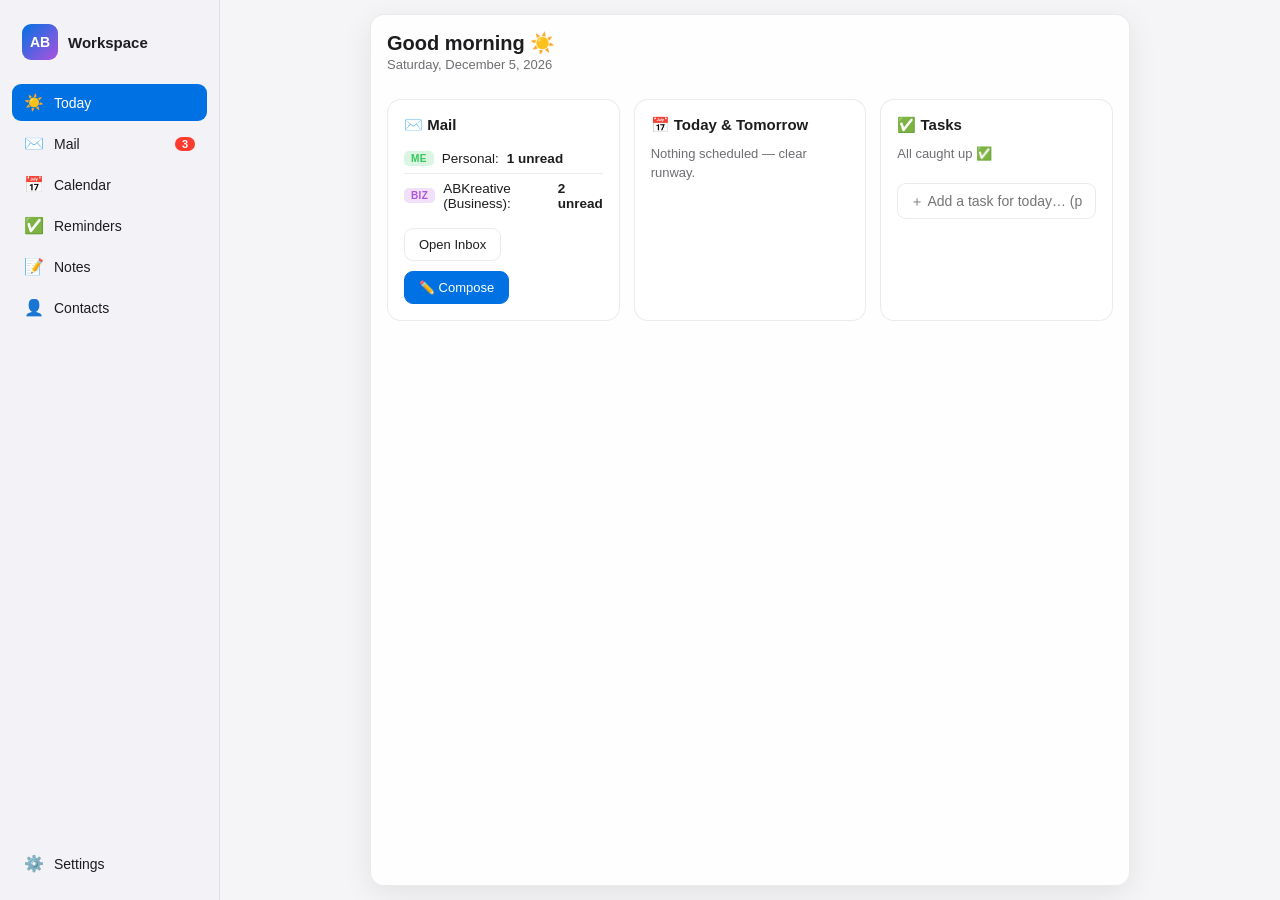
<file: index.html>
<!DOCTYPE html>
<html lang="en">
<head>
<meta charset="UTF-8">
<meta name="viewport" content="width=device-width, initial-scale=1.0, viewport-fit=cover">
<meta name="apple-mobile-web-app-capable" content="yes">
<meta name="apple-mobile-web-app-status-bar-style" content="black-translucent">
<meta name="theme-color" content="#f5f5f7">
<title>AB Workspace — Mail, Calendar &amp; More</title>
<link rel="manifest" href="manifest.webmanifest">
<link rel="stylesheet" href="styles.css">
</head>
<body>
<div id="app">
  <!-- Sidebar / Dock -->
  <nav id="sidebar">
    <div class="brand">
      <div class="brand-icon">AB</div>
      <div class="brand-name">Workspace</div>
    </div>
    <button class="nav-btn active" data-app="today"><span class="nav-icon">☀️</span><span class="nav-label">Today</span></button>
    <button class="nav-btn" data-app="mail"><span class="nav-icon">✉️</span><span class="nav-label">Mail</span><span class="nav-badge" id="badge-mail"></span></button>
    <button class="nav-btn" data-app="calendar"><span class="nav-icon">📅</span><span class="nav-label">Calendar</span></button>
    <button class="nav-btn" data-app="reminders"><span class="nav-icon">✅</span><span class="nav-label">Reminders</span><span class="nav-badge" id="badge-reminders"></span></button>
    <button class="nav-btn" data-app="notes"><span class="nav-icon">📝</span><span class="nav-label">Notes</span></button>
    <button class="nav-btn" data-app="contacts"><span class="nav-icon">👤</span><span class="nav-label">Contacts</span></button>
    <div class="nav-spacer"></div>
    <button class="nav-btn" data-app="settings"><span class="nav-icon">⚙️</span><span class="nav-label">Settings</span></button>
  </nav>

  <!-- ===================== TODAY ===================== -->
  <main class="app-view" id="view-today">
    <section class="pane pane-full narrow">
      <div class="pane-header">
        <div>
          <h2 id="today-greeting">Good day</h2>
          <div class="hint" id="today-date"></div>
        </div>
      </div>
      <div class="today-grid">
        <div class="today-card">
          <h3>✉️ Mail</h3>
          <div id="today-mail-summary"></div>
          <div class="row-gap" style="margin-top:10px">
            <button class="btn" id="today-open-mail">Open Inbox</button>
            <button class="btn btn-primary" id="today-compose">✏️ Compose</button>
          </div>
        </div>
        <div class="today-card">
          <h3>📅 Today &amp; Tomorrow</h3>
          <div id="today-events"></div>
        </div>
        <div class="today-card">
          <h3>✅ Tasks</h3>
          <div id="today-tasks"></div>
          <input type="text" id="today-quick-task" placeholder="＋ Add a task for today… (press Enter)">
        </div>
      </div>
    </section>
  </main>

  <!-- ===================== MAIL ===================== -->
  <main class="app-view hidden" id="view-mail">
    <aside class="pane pane-list">
      <div class="pane-header">
        <select id="mail-account-filter" class="select-plain" title="Account"></select>
        <button class="btn btn-primary" id="btn-compose">✏️ Compose</button>
      </div>
      <div class="mail-folders" id="mail-folders"></div>
      <input type="search" id="mail-search" class="search-input" placeholder="Search mail…">
      <div class="mail-list" id="mail-list"></div>
    </aside>
    <section class="pane pane-detail" id="mail-detail">
      <div class="empty-state">
        <div class="empty-icon">✉️</div>
        <p>Select a message to read</p>
      </div>
    </section>
  </main>

  <!-- ===================== CALENDAR ===================== -->
  <main class="app-view hidden" id="view-calendar">
    <section class="pane pane-full">
      <div class="pane-header">
        <div class="cal-nav">
          <button class="btn" id="cal-prev">‹</button>
          <button class="btn" id="cal-today">Today</button>
          <button class="btn" id="cal-next">›</button>
        </div>
        <h2 id="cal-title"></h2>
        <button class="btn btn-primary" id="btn-new-event">＋ New Event</button>
      </div>
      <div class="cal-grid-head" id="cal-grid-head"></div>
      <div class="cal-grid" id="cal-grid"></div>
      <div class="cal-upcoming">
        <h3>Upcoming</h3>
        <div id="cal-upcoming-list"></div>
      </div>
    </section>
  </main>

  <!-- ===================== REMINDERS ===================== -->
  <main class="app-view hidden" id="view-reminders">
    <section class="pane pane-full narrow">
      <div class="pane-header">
        <h2>Reminders</h2>
        <button class="btn btn-primary" id="btn-new-reminder">＋ New Reminder</button>
      </div>
      <div class="segmented" id="reminder-filter">
        <button data-f="all" class="active">All</button>
        <button data-f="personal">Personal</button>
        <button data-f="business">Business</button>
        <button data-f="done">Completed</button>
      </div>
      <div id="reminder-list"></div>
    </section>
  </main>

  <!-- ===================== NOTES ===================== -->
  <main class="app-view hidden" id="view-notes">
    <aside class="pane pane-list">
      <div class="pane-header">
        <h2>Notes</h2>
        <button class="btn btn-primary" id="btn-new-note">＋</button>
      </div>
      <input type="search" id="note-search" class="search-input" placeholder="Search notes…">
      <div id="note-list"></div>
    </aside>
    <section class="pane pane-detail" id="note-editor">
      <div class="empty-state"><div class="empty-icon">📝</div><p>Select or create a note</p></div>
    </section>
  </main>

  <!-- ===================== CONTACTS ===================== -->
  <main class="app-view hidden" id="view-contacts">
    <section class="pane pane-full narrow">
      <div class="pane-header">
        <h2>Contacts</h2>
        <button class="btn btn-primary" id="btn-new-contact">＋ New Contact</button>
      </div>
      <input type="search" id="contact-search" class="search-input" placeholder="Search contacts…">
      <div id="contact-list"></div>
    </section>
  </main>

  <!-- ===================== SETTINGS ===================== -->
  <main class="app-view hidden" id="view-settings">
    <section class="pane pane-full narrow">
      <div class="pane-header"><h2>Settings</h2></div>

      <div class="settings-group">
        <h3>Email Accounts</h3>
        <p class="hint">Add each mailbox you use — personal and company. Compose opens your real mail app (Apple Mail, Gmail…) via the account you pick.</p>
        <div id="account-list"></div>
        <button class="btn" id="btn-add-account">＋ Add Account</button>
      </div>

      <div class="settings-group">
        <h3>Appearance</h3>
        <div class="segmented" id="theme-picker">
          <button data-t="auto">Auto</button>
          <button data-t="light">Light</button>
          <button data-t="dark">Dark</button>
        </div>
      </div>

      <div class="settings-group">
        <h3>Your Data</h3>
        <p class="hint">Everything is stored privately in this browser. Export a backup or move it to another device.</p>
        <div class="row-gap">
          <button class="btn" id="btn-export">⬇️ Export Backup</button>
          <button class="btn" id="btn-import">⬆️ Import Backup</button>
          <button class="btn btn-danger" id="btn-reset">Reset All Data</button>
        </div>
        <input type="file" id="import-file" accept="application/json" hidden>
      </div>

      <div class="settings-group">
        <h3>🧹 Mail Sweeper</h3>
        <p class="hint">Drowning in unread email? The companion app walks you through clearing it — stop the robot senders, bulk-sweep the pile, and set rules so it never comes back.</p>
        <a class="btn" href="cleanup.html">Open Mail Sweeper →</a>
      </div>

      <div class="settings-group">
        <h3> Apple Integration</h3>
        <p class="hint">This app hands work to Apple's apps, and iCloud syncs it to every device:</p>
        <p class="hint">• <strong>Events</strong> → "Add to Apple Calendar" downloads an invite; open it and it lands in Apple Calendar on all your devices.<br>
        • <strong>Tasks</strong> → the  button on a reminder downloads a to-do; open it on your Mac and it imports into Apple Reminders.<br>
        • <strong>Notes</strong> → "Copy for Apple Notes" copies the note; paste into Apple Notes and iCloud syncs it everywhere.<br>
        • <strong>Contacts</strong> → "Add to Apple Contacts" downloads a card; open it to save into Apple Contacts everywhere.<br>
        • <strong>Email</strong> → Send opens Apple Mail with your message ready, from your real accounts; "➕ Make Task" turns any email into a to-do.<br>
        • <strong>Calls</strong> → the 📞 button dials through your iPhone/Mac.</p>
        <p class="hint">Make sure iCloud sync is on for Calendar and Contacts on each device (System Settings → your name → iCloud).</p>
      </div>

      <div class="settings-group">
        <h3>Use on iPhone / iPad / Mac</h3>
        <p class="hint">Open this page in Safari → Share → <strong>Add to Home Screen</strong> (or Dock on Mac) to install it like a native Apple app.</p>
      </div>
    </section>
  </main>
</div>

<!-- ===================== MODALS ===================== -->
<div class="modal-backdrop hidden" id="modal-backdrop"></div>

<div class="modal hidden" id="modal-compose">
  <h3>New Message</h3>
  <label>From
    <select id="compose-from"></select>
  </label>
  <label>To <input type="email" id="compose-to" placeholder="name@example.com" list="contact-emails"></label>
  <datalist id="contact-emails"></datalist>
  <label>Subject <input type="text" id="compose-subject"></label>
  <label>Message <textarea id="compose-body" rows="8"></textarea></label>
  <div class="modal-actions">
    <button class="btn" data-close>Cancel</button>
    <button class="btn" id="compose-save-draft">Save Draft</button>
    <button class="btn btn-primary" id="compose-send">Send ↗</button>
  </div>
</div>

<div class="modal hidden" id="modal-event">
  <h3 id="event-modal-title">New Event</h3>
  <label>Title <input type="text" id="event-title"></label>
  <div class="row-gap">
    <label>Date <input type="date" id="event-date"></label>
    <label>Time <input type="time" id="event-time"></label>
  </div>
  <label>Category
    <select id="event-cat">
      <option value="personal">Personal</option>
      <option value="business">Business</option>
    </select>
  </label>
  <label>Notes <textarea id="event-notes" rows="3"></textarea></label>
  <div class="modal-actions">
    <button class="btn btn-danger hidden" id="event-delete">Delete</button>
    <button class="btn" id="event-apple" title="Downloads an invite that opens in Apple Calendar and syncs to all your devices via iCloud"> Add to Apple Calendar</button>
    <button class="btn" data-close>Cancel</button>
    <button class="btn btn-primary" id="event-save">Save</button>
  </div>
</div>

<div class="modal hidden" id="modal-reminder">
  <h3>New Reminder</h3>
  <label>Title <input type="text" id="reminder-title"></label>
  <div class="row-gap">
    <label>Due date <input type="date" id="reminder-date"></label>
    <label>List
      <select id="reminder-cat">
        <option value="personal">Personal</option>
        <option value="business">Business</option>
      </select>
    </label>
  </div>
  <div class="modal-actions">
    <button class="btn" data-close>Cancel</button>
    <button class="btn btn-primary" id="reminder-save">Add</button>
  </div>
</div>

<div class="modal hidden" id="modal-contact">
  <h3 id="contact-modal-title">New Contact</h3>
  <label>Name <input type="text" id="contact-name"></label>
  <label>Email <input type="email" id="contact-email"></label>
  <label>Phone <input type="tel" id="contact-phone"></label>
  <div class="row-gap">
    <label>Company <input type="text" id="contact-company"></label>
    <label>Type
      <select id="contact-type">
        <option value="personal">Personal</option>
        <option value="business">Business</option>
      </select>
    </label>
  </div>
  <div class="modal-actions">
    <button class="btn btn-danger hidden" id="contact-delete">Delete</button>
    <button class="btn" id="contact-apple" title="Downloads a card that opens in Apple Contacts and syncs to all your devices via iCloud"> Add to Apple Contacts</button>
    <button class="btn" data-close>Cancel</button>
    <button class="btn btn-primary" id="contact-save">Save</button>
  </div>
</div>

<div class="modal hidden" id="modal-account">
  <h3>Add Email Account</h3>
  <label>Label <input type="text" id="account-label" placeholder="e.g. Work, Personal"></label>
  <label>Email address <input type="email" id="account-email" placeholder="you@company.com"></label>
  <label>Type
    <select id="account-type">
      <option value="personal">Personal</option>
      <option value="business">Business</option>
    </select>
  </label>
  <div class="modal-actions">
    <button class="btn" data-close>Cancel</button>
    <button class="btn btn-primary" id="account-save">Add</button>
  </div>
</div>

<script src="app.js"></script>
</body>
</html>
</file>
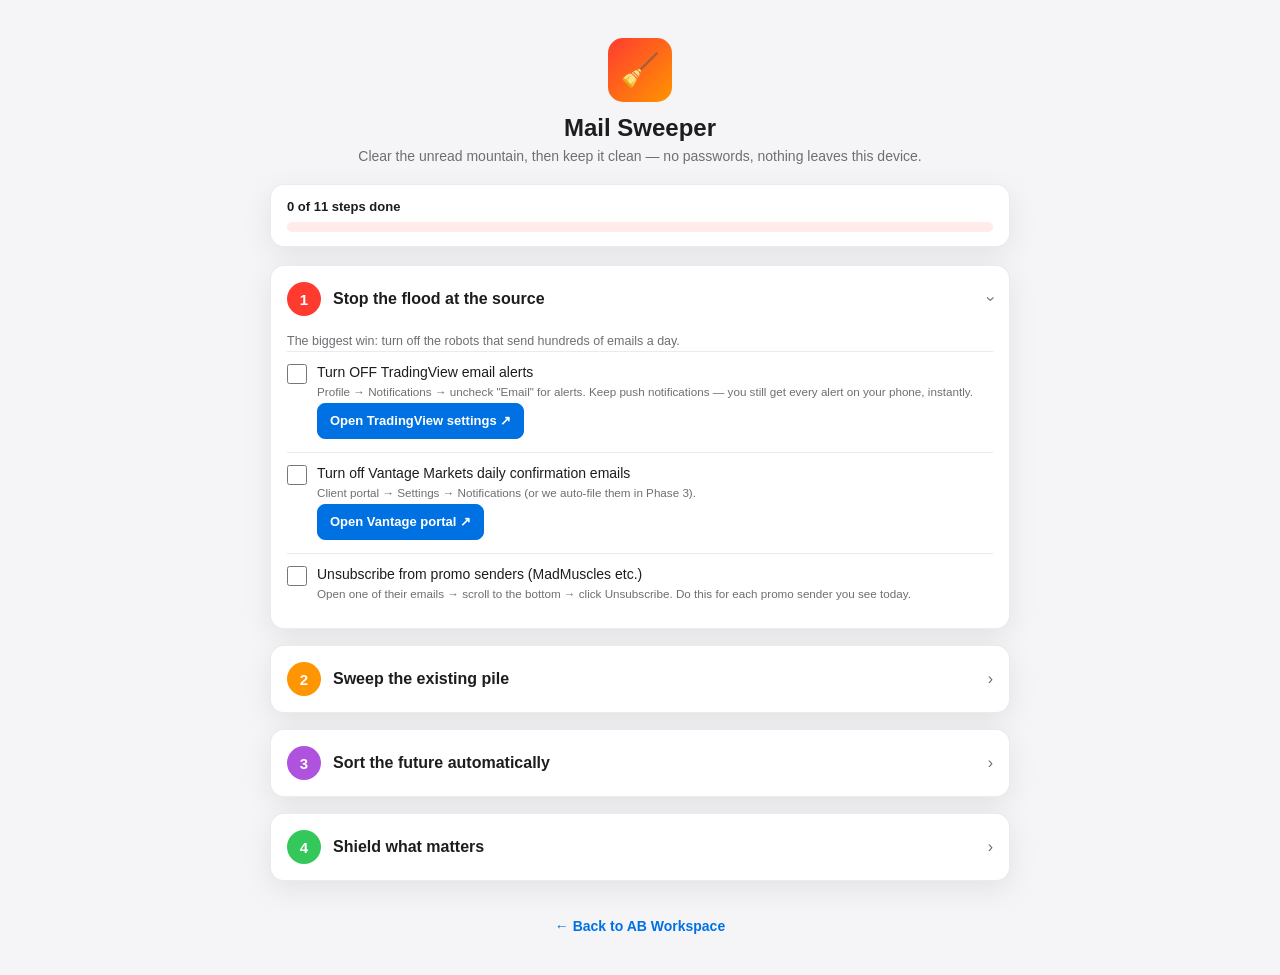
<file: cleanup.html>
<!DOCTYPE html>
<html lang="en">
<head>
<meta charset="UTF-8">
<meta name="viewport" content="width=device-width, initial-scale=1.0, viewport-fit=cover">
<meta name="apple-mobile-web-app-capable" content="yes">
<meta name="theme-color" content="#ff3b30">
<title>Mail Sweeper — Clean Your Inboxes</title>
<link rel="manifest" href="cleanup.webmanifest">
<style>
:root {
  --bg: #f5f5f7; --pane: #ffffff; --text: #1d1d1f; --text-2: #6e6e73;
  --border: rgba(0,0,0,0.08); --accent: #ff3b30; --accent-soft: rgba(255,59,48,0.1);
  --blue: #0071e3; --green: #34c759; --purple: #af52de; --orange: #ff9500;
  --radius: 14px; --shadow: 0 8px 30px rgba(0,0,0,0.08);
}
@media (prefers-color-scheme: dark) {
  :root {
    --bg: #000; --pane: #1c1c1e; --text: #f5f5f7; --text-2: #98989d;
    --border: rgba(255,255,255,0.1); --accent: #ff453a; --accent-soft: rgba(255,69,58,0.15);
    --blue: #0a84ff; --shadow: 0 8px 30px rgba(0,0,0,0.5);
  }
}
* { box-sizing: border-box; margin: 0; padding: 0; }
body {
  font-family: -apple-system, BlinkMacSystemFont, "SF Pro Text", "Segoe UI", Roboto, sans-serif;
  background: var(--bg); color: var(--text); -webkit-font-smoothing: antialiased;
  padding: 20px; max-width: 780px; margin: 0 auto;
}
header { text-align: center; padding: 18px 0 6px; }
.app-icon {
  width: 64px; height: 64px; border-radius: 15px; margin: 0 auto 12px;
  background: linear-gradient(135deg, #ff3b30, #ff9500);
  display: grid; place-items: center; font-size: 32px;
}
h1 { font-size: 24px; font-weight: 800; }
.sub { color: var(--text-2); font-size: 14px; margin: 6px 0 14px; }
.progress-wrap { background: var(--pane); border: 1px solid var(--border); border-radius: var(--radius); padding: 14px 16px; margin-bottom: 18px; box-shadow: var(--shadow); }
.progress-bar { height: 10px; border-radius: 5px; background: var(--accent-soft); overflow: hidden; margin-top: 8px; }
.progress-fill { height: 100%; border-radius: 5px; background: linear-gradient(90deg, var(--accent), var(--orange)); width: 0%; transition: width 0.4s; }
.progress-label { font-size: 13px; font-weight: 600; }
.phase { background: var(--pane); border: 1px solid var(--border); border-radius: var(--radius); box-shadow: var(--shadow); margin-bottom: 16px; overflow: hidden; }
.phase-head { display: flex; align-items: center; gap: 12px; padding: 16px; cursor: pointer; user-select: none; }
.phase-num {
  width: 34px; height: 34px; border-radius: 50%; flex-shrink: 0;
  display: grid; place-items: center; font-weight: 700; color: #fff; font-size: 15px;
}
.phase-head h2 { font-size: 16px; flex: 1; }
.phase-head .chev { color: var(--text-2); transition: transform 0.2s; }
.phase.open .chev { transform: rotate(90deg); }
.phase-body { display: none; padding: 0 16px 16px; }
.phase.open .phase-body { display: block; }
.step { display: flex; gap: 10px; padding: 10px 0; border-top: 1px solid var(--border); align-items: flex-start; }
.step input[type="checkbox"] { width: 20px; height: 20px; margin-top: 2px; accent-color: var(--green); flex-shrink: 0; cursor: pointer; }
.step-text { flex: 1; font-size: 14px; line-height: 1.5; }
.step-text small { color: var(--text-2); display: block; }
.step.done .step-text { text-decoration: line-through; color: var(--text-2); }
.btn {
  display: inline-block; border: 1px solid var(--border); background: var(--bg);
  color: var(--text); font-size: 13px; font-weight: 600; padding: 7px 12px;
  border-radius: 8px; cursor: pointer; text-decoration: none; margin: 3px 4px 3px 0;
  font-family: inherit;
}
.btn:active { transform: scale(0.97); }
.btn-red { background: var(--accent); border-color: var(--accent); color: #fff; }
.btn-blue { background: var(--blue); border-color: var(--blue); color: #fff; }
input[type="text"], input[type="email"] {
  font-family: inherit; font-size: 14px; padding: 9px 12px; width: 100%;
  border: 1px solid var(--border); border-radius: 9px; background: var(--bg);
  color: var(--text); margin: 4px 0;
}
.target { border: 1px solid var(--border); border-radius: 10px; padding: 12px; margin: 10px 0; background: var(--bg); }
.target-head { display: flex; align-items: center; gap: 8px; font-weight: 700; font-size: 14px; }
.target-head .del { margin-left: auto; background: none; border: none; cursor: pointer; color: var(--text-2); font-size: 15px; }
.target .links { margin-top: 8px; }
.hint { font-size: 12.5px; color: var(--text-2); line-height: 1.5; }
.recipe { background: var(--bg); border: 1px dashed var(--border); border-radius: 10px; padding: 12px; margin: 10px 0; font-size: 13px; }
.recipe b { display: block; margin-bottom: 4px; }
.row { display: flex; gap: 8px; align-items: center; flex-wrap: wrap; }
.footer { text-align: center; padding: 20px 0; }
.footer a { color: var(--blue); text-decoration: none; font-size: 14px; font-weight: 600; }
#toast {
  position: fixed; bottom: 24px; left: 50%; transform: translateX(-50%);
  background: var(--text); color: var(--bg); padding: 10px 20px; border-radius: 12px;
  font-size: 13.5px; font-weight: 500; z-index: 60; box-shadow: var(--shadow);
}
</style>
</head>
<body>
<header>
  <div class="app-icon">🧹</div>
  <h1>Mail Sweeper</h1>
  <p class="sub">Clear the unread mountain, then keep it clean — no passwords, nothing leaves this device.</p>
</header>

<div class="progress-wrap">
  <div class="progress-label"><span id="prog-text">0 of 0 steps done</span></div>
  <div class="progress-bar"><div class="progress-fill" id="prog-fill"></div></div>
</div>

<!-- PHASE 1: STOP -->
<div class="phase open" id="phase-1">
  <div class="phase-head" data-toggle>
    <div class="phase-num" style="background:var(--accent)">1</div>
    <h2>Stop the flood at the source</h2>
    <span class="chev">›</span>
  </div>
  <div class="phase-body">
    <p class="hint">The biggest win: turn off the robots that send hundreds of emails a day.</p>
    <div class="step" data-step="s1a">
      <input type="checkbox">
      <div class="step-text">Turn OFF TradingView email alerts
        <small>Profile → Notifications → uncheck "Email" for alerts. Keep push notifications — you still get every alert on your phone, instantly.</small>
        <a class="btn btn-blue" href="https://www.tradingview.com/u/#settings-notifications" target="_blank" rel="noopener">Open TradingView settings ↗</a>
      </div>
    </div>
    <div class="step" data-step="s1b">
      <input type="checkbox">
      <div class="step-text">Turn off Vantage Markets daily confirmation emails
        <small>Client portal → Settings → Notifications (or we auto-file them in Phase 3).</small>
        <a class="btn btn-blue" href="https://secure.vantagemarkets.com/" target="_blank" rel="noopener">Open Vantage portal ↗</a>
      </div>
    </div>
    <div class="step" data-step="s1c">
      <input type="checkbox">
      <div class="step-text">Unsubscribe from promo senders (MadMuscles etc.)
        <small>Open one of their emails → scroll to the bottom → click Unsubscribe. Do this for each promo sender you see today.</small>
      </div>
    </div>
  </div>
</div>

<!-- PHASE 2: SWEEP -->
<div class="phase" id="phase-2">
  <div class="phase-head" data-toggle>
    <div class="phase-num" style="background:var(--orange)">2</div>
    <h2>Sweep the existing pile</h2>
    <span class="chev">›</span>
  </div>
  <div class="phase-body">
    <p class="hint">Each button opens that sender's entire pile in Gmail, already searched. Then: click the <b>select-all checkbox</b> → <b>"Select all conversations that match this search"</b> → <b>Delete</b>. Thousands gone in one sweep.</p>

    <div class="row" style="margin:10px 0">
      <input type="email" id="acct-input" placeholder="Add your Gmail / Workspace address…" style="flex:1;min-width:200px">
      <button class="btn btn-blue" id="acct-add">Add account</button>
    </div>
    <div id="acct-list" class="row"></div>

    <div class="row" style="margin:14px 0 4px">
      <input type="text" id="target-input" placeholder="Add a sender to sweep (e.g. tradingview.com)…" style="flex:1;min-width:200px">
      <button class="btn btn-red" id="target-add">Add sender</button>
    </div>
    <div id="target-list"></div>

    <h3 style="font-size:14px;margin:16px 0 4px">Quick sweeps (any Gmail account)</h3>
    <div id="quick-sweeps"></div>

    <div class="step" data-step="s2x">
      <input type="checkbox">
      <div class="step-text">Exchange account: sweep in Outlook web
        <small>Open Outlook → search the sender (e.g. <code>from:tradingview.com</code>) → select all → Delete.</small>
        <a class="btn btn-blue" href="https://outlook.office.com/mail/" target="_blank" rel="noopener">Open Outlook web ↗</a>
      </div>
    </div>
    <div class="step" data-step="s2z">
      <input type="checkbox">
      <div class="step-text">All senders above swept in every account</div>
    </div>
  </div>
</div>

<!-- PHASE 3: SORT -->
<div class="phase" id="phase-3">
  <div class="phase-head" data-toggle>
    <div class="phase-num" style="background:var(--purple)">3</div>
    <h2>Sort the future automatically</h2>
    <span class="chev">›</span>
  </div>
  <div class="phase-body">
    <p class="hint">Create these rules once in Apple Mail on your iMac (<b>Mail → Settings → Rules → Add Rule</b>). They run forever, on everything that arrives.</p>
    <div class="recipe"><b>Rule 1 — 📊 Trading</b>
      If <i>From</i> contains <code>tradingview.com</code> → Move to mailbox "📊 Trading" + Mark as Read
      <br><button class="btn" data-copy="tradingview.com">Copy sender</button>
    </div>
    <div class="recipe"><b>Rule 2 — 📊 Broker</b>
      If <i>From</i> contains <code>vantagemarkets</code> → Move to "📊 Trading" + Mark as Read
      <br><button class="btn" data-copy="vantagemarkets">Copy sender</button>
    </div>
    <div class="recipe"><b>Rule 3 — 📰 Newsletters</b>
      If <i>Message content</i> contains <code>unsubscribe</code> → Move to "📰 Newsletters"
      <br><button class="btn" data-copy="unsubscribe">Copy keyword</button>
    </div>
    <div class="step" data-step="s3a"><input type="checkbox"><div class="step-text">Created the "📊 Trading" and "📰 Newsletters" mailboxes <small>Mail → Mailbox menu → New Mailbox</small></div></div>
    <div class="step" data-step="s3b"><input type="checkbox"><div class="step-text">Added all three rules in Apple Mail</div></div>
    <div class="step" data-step="s3c"><input type="checkbox"><div class="step-text">When Mail asks "Apply to existing messages?" — clicked Apply</div></div>
  </div>
</div>

<!-- PHASE 4: SHIELD -->
<div class="phase" id="phase-4">
  <div class="phase-head" data-toggle>
    <div class="phase-num" style="background:var(--green)">4</div>
    <h2>Shield what matters</h2>
    <span class="chev">›</span>
  </div>
  <div class="phase-body">
    <div class="step" data-step="s4a">
      <input type="checkbox">
      <div class="step-text">Make key people VIPs
        <small>In Apple Mail, open an email from an important client → click their name → Add to VIPs. VIP mail gets its own mailbox + special alerts on every device.</small>
      </div>
    </div>
    <div class="step" data-step="s4b">
      <input type="checkbox">
      <div class="step-text">Turn on junk filtering
        <small>Mail → Settings → Junk Mail → Enable junk mail filtering.</small>
      </div>
    </div>
    <div class="step" data-step="s4c">
      <input type="checkbox">
      <div class="step-text">Set a weekly 10-minute sweep
        <small>Every Friday: open Mail Sweeper, re-run Phase 2 quick sweeps. The pile never comes back.</small>
      </div>
    </div>
  </div>
</div>

<div class="footer">
  <a href="index.html">← Back to AB Workspace</a>
</div>

<script>
(() => {
"use strict";
const KEY = "mail-sweeper-v1";
const $ = (s) => document.querySelector(s);
const $$ = (s) => [...document.querySelectorAll(s)];
const esc = (s) => String(s ?? "").replace(/[&<>"']/g, (c) => ({ "&": "&amp;", "<": "&lt;", ">": "&gt;", '"': "&quot;", "'": "&#39;" }[c]));

let S;
try { S = JSON.parse(localStorage.getItem(KEY)) || null; } catch { S = null; }
if (!S) S = {
  steps: {},
  accounts: ["arshad@abkreative.com", "hello@abkreative.com"],
  targets: ["tradingview.com", "vantagemarkets.com", "madmuscles.com"],
};
const save = () => localStorage.setItem(KEY, JSON.stringify(S));

let toastTimer;
function toast(msg) {
  $("#toast")?.remove();
  const el = document.createElement("div");
  el.id = "toast"; el.textContent = msg;
  document.body.appendChild(el);
  clearTimeout(toastTimer);
  toastTimer = setTimeout(() => el.remove(), 2400);
}

/* Phases expand/collapse */
$$("[data-toggle]").forEach((h) => h.addEventListener("click", () => h.parentElement.classList.toggle("open")));

/* Checkbox steps + progress */
function bindSteps() {
  $$(".step").forEach((st) => {
    const id = st.dataset.step;
    const cb = st.querySelector('input[type="checkbox"]');
    if (!cb || cb.dataset.bound) return;
    cb.dataset.bound = "1";
    cb.checked = !!S.steps[id];
    st.classList.toggle("done", cb.checked);
    cb.addEventListener("change", () => {
      S.steps[id] = cb.checked; save();
      st.classList.toggle("done", cb.checked);
      updateProgress();
      if (cb.checked) toast("Step done ✅");
    });
  });
}
function updateProgress() {
  const boxes = $$('.step input[type="checkbox"]');
  const done = boxes.filter((b) => b.checked).length;
  $("#prog-text").textContent = `${done} of ${boxes.length} steps done` + (done === boxes.length && boxes.length ? " — inbox zero hero! 🎉" : "");
  $("#prog-fill").style.width = boxes.length ? (done / boxes.length * 100) + "%" : "0%";
}

/* Accounts */
function gmailSearch(account, query) {
  return `https://mail.google.com/mail/?authuser=${encodeURIComponent(account)}#search/${encodeURIComponent(query)}`;
}
function renderAccounts() {
  $("#acct-list").innerHTML = S.accounts.map((a, i) =>
    `<span class="btn" style="cursor:default">${esc(a)} <b data-adel="${i}" style="cursor:pointer;margin-left:4px">✕</b></span>`).join("");
  $$("[data-adel]").forEach((b) => b.addEventListener("click", () => {
    S.accounts.splice(+b.dataset.adel, 1); save(); renderAccounts(); renderTargets(); renderQuick();
  }));
}
$("#acct-add").addEventListener("click", () => {
  const v = $("#acct-input").value.trim();
  if (!v || S.accounts.includes(v)) return;
  S.accounts.push(v); $("#acct-input").value = "";
  save(); renderAccounts(); renderTargets(); renderQuick();
});

/* Sweep targets */
function renderTargets() {
  $("#target-list").innerHTML = S.targets.map((t, i) => `
    <div class="target">
      <div class="target-head">🎯 ${esc(t)} <button class="del" data-tdel="${i}" title="Remove">✕</button></div>
      <div class="links">
        ${S.accounts.map((a) => `<a class="btn btn-red" target="_blank" rel="noopener" href="${gmailSearch(a, "from:" + t)}">Sweep in ${esc(a.split("@")[0])}@… ↗</a>`).join("")}
      </div>
    </div>`).join("") || `<p class="hint">No senders yet — add the ones flooding you.</p>`;
  $$("[data-tdel]").forEach((b) => b.addEventListener("click", () => {
    S.targets.splice(+b.dataset.tdel, 1); save(); renderTargets();
  }));
}
$("#target-add").addEventListener("click", () => {
  const v = $("#target-input").value.trim().replace(/^from:/i, "");
  if (!v || S.targets.includes(v)) return;
  S.targets.push(v); $("#target-input").value = "";
  save(); renderTargets();
});
$("#target-input").addEventListener("keydown", (e) => { if (e.key === "Enter") $("#target-add").click(); });
$("#acct-input").addEventListener("keydown", (e) => { if (e.key === "Enter") $("#acct-add").click(); });

/* Quick sweeps */
const QUICK = [
  ["Promotions older than 30 days", "category:promotions older_than:30d"],
  ["Social notifications", "category:social"],
  ["Unread older than 1 year", "is:unread older_than:1y"],
  ["Newsletters (has unsubscribe)", "unsubscribe is:unread"],
];
function renderQuick() {
  $("#quick-sweeps").innerHTML = QUICK.map(([label, q]) => `
    <div class="target">
      <div class="target-head">⚡ ${label}</div>
      <div class="links">
        ${S.accounts.map((a) => `<a class="btn" target="_blank" rel="noopener" href="${gmailSearch(a, q)}">${esc(a.split("@")[0])}@… ↗</a>`).join("")}
      </div>
    </div>`).join("");
}

/* Copy buttons */
$$("[data-copy]").forEach((b) => b.addEventListener("click", async () => {
  try { await navigator.clipboard.writeText(b.dataset.copy); toast("Copied: " + b.dataset.copy); }
  catch { toast("Copy failed — select it manually"); }
}));

renderAccounts();
renderTargets();
renderQuick();
bindSteps();
updateProgress();
})();
</script>
</body>
</html>
</file>
<file: styles.css>
/* ===== AB Workspace — Apple-inspired design system ===== */
:root {
  --bg: #f5f5f7;
  --pane: rgba(255, 255, 255, 0.85);
  --pane-solid: #ffffff;
  --sidebar: rgba(242, 242, 247, 0.92);
  --text: #1d1d1f;
  --text-2: #6e6e73;
  --border: rgba(0, 0, 0, 0.08);
  --accent: #0071e3;
  --accent-soft: rgba(0, 113, 227, 0.12);
  --danger: #ff3b30;
  --green: #34c759;
  --orange: #ff9500;
  --purple: #af52de;
  --radius: 14px;
  --shadow: 0 8px 30px rgba(0, 0, 0, 0.08);
}
html[data-theme="dark"] {
  --bg: #000000;
  --pane: rgba(28, 28, 30, 0.85);
  --pane-solid: #1c1c1e;
  --sidebar: rgba(22, 22, 24, 0.92);
  --text: #f5f5f7;
  --text-2: #98989d;
  --border: rgba(255, 255, 255, 0.1);
  --accent: #0a84ff;
  --accent-soft: rgba(10, 132, 255, 0.18);
  --shadow: 0 8px 30px rgba(0, 0, 0, 0.5);
}
@media (prefers-color-scheme: dark) {
  html[data-theme="auto"] {
    --bg: #000000;
    --pane: rgba(28, 28, 30, 0.85);
    --pane-solid: #1c1c1e;
    --sidebar: rgba(22, 22, 24, 0.92);
    --text: #f5f5f7;
    --text-2: #98989d;
    --border: rgba(255, 255, 255, 0.1);
    --accent: #0a84ff;
    --accent-soft: rgba(10, 132, 255, 0.18);
    --shadow: 0 8px 30px rgba(0, 0, 0, 0.5);
  }
}

* { box-sizing: border-box; margin: 0; padding: 0; }
html, body { height: 100%; }
body {
  font-family: -apple-system, BlinkMacSystemFont, "SF Pro Text", "Segoe UI", Roboto, Helvetica, Arial, sans-serif;
  background: var(--bg);
  color: var(--text);
  -webkit-font-smoothing: antialiased;
  overflow: hidden;
}

#app { display: flex; height: 100vh; height: 100dvh; }

/* ===== Sidebar ===== */
#sidebar {
  width: 220px;
  flex-shrink: 0;
  background: var(--sidebar);
  backdrop-filter: blur(30px);
  -webkit-backdrop-filter: blur(30px);
  border-right: 1px solid var(--border);
  display: flex;
  flex-direction: column;
  padding: 18px 12px;
  gap: 4px;
}
.brand { display: flex; align-items: center; gap: 10px; padding: 6px 10px 20px; }
.brand-icon {
  width: 36px; height: 36px; border-radius: 9px;
  background: linear-gradient(135deg, #0071e3, #af52de);
  color: #fff; font-weight: 700; font-size: 14px;
  display: grid; place-items: center;
}
.brand-name { font-weight: 600; font-size: 15px; }
.nav-btn {
  display: flex; align-items: center; gap: 10px;
  width: 100%; padding: 9px 12px;
  border: none; border-radius: 9px;
  background: transparent; color: var(--text);
  font-size: 14px; font-family: inherit;
  cursor: pointer; text-align: left;
  transition: background 0.15s;
}
.nav-btn:hover { background: var(--accent-soft); }
.nav-btn.active { background: var(--accent); color: #fff; }
.nav-icon { font-size: 16px; }
.nav-label { flex: 1; }
.nav-badge {
  background: var(--danger); color: #fff;
  font-size: 11px; font-weight: 600;
  border-radius: 10px; padding: 1px 7px;
}
.nav-badge:empty { display: none; }
.nav-btn.active .nav-badge { background: rgba(255,255,255,0.3); }
.nav-spacer { flex: 1; }

/* ===== Layout panes ===== */
.app-view { display: flex; flex: 1; min-width: 0; gap: 14px; padding: 14px; }
.app-view.hidden { display: none; }
.pane {
  background: var(--pane);
  backdrop-filter: blur(30px);
  -webkit-backdrop-filter: blur(30px);
  border: 1px solid var(--border);
  border-radius: var(--radius);
  box-shadow: var(--shadow);
  overflow-y: auto;
  padding: 16px;
}
.pane-list { width: 340px; flex-shrink: 0; display: flex; flex-direction: column; }
.pane-detail { flex: 1; min-width: 0; }
.pane-full { flex: 1; min-width: 0; }
.pane-full.narrow { max-width: 760px; margin: 0 auto; width: 100%; }
.pane-header {
  display: flex; align-items: center; justify-content: space-between;
  gap: 10px; margin-bottom: 14px; flex-wrap: wrap;
}
.pane-header h2 { font-size: 20px; font-weight: 700; }

/* ===== Controls ===== */
.btn {
  border: 1px solid var(--border);
  background: var(--pane-solid);
  color: var(--text);
  font-family: inherit; font-size: 13px; font-weight: 500;
  padding: 8px 14px; border-radius: 9px;
  cursor: pointer; transition: transform 0.1s, background 0.15s;
}
.btn:hover { background: var(--accent-soft); }
.btn:active { transform: scale(0.97); }
.btn-primary { background: var(--accent); border-color: var(--accent); color: #fff; }
.btn-primary:hover { background: var(--accent); filter: brightness(1.1); }
.btn-danger { color: var(--danger); border-color: var(--danger); background: transparent; }
.btn-danger:hover { background: rgba(255, 59, 48, 0.1); }

.search-input, input[type="text"], input[type="email"], input[type="tel"],
input[type="date"], input[type="time"], textarea, select {
  width: 100%;
  font-family: inherit; font-size: 14px;
  padding: 9px 12px;
  border: 1px solid var(--border);
  border-radius: 9px;
  background: var(--pane-solid);
  color: var(--text);
  margin-bottom: 10px;
}
.search-input:focus, input:focus, textarea:focus, select:focus {
  outline: 2px solid var(--accent); outline-offset: -1px;
}
.select-plain {
  width: auto; margin: 0; font-weight: 600; border: none;
  background: transparent; cursor: pointer; padding: 6px 4px;
}
label { display: block; font-size: 13px; color: var(--text-2); font-weight: 500; }
.row-gap { display: flex; gap: 10px; flex-wrap: wrap; }
.row-gap > label { flex: 1; min-width: 130px; }
.hint { font-size: 13px; color: var(--text-2); margin-bottom: 10px; line-height: 1.5; }

.segmented {
  display: inline-flex; background: var(--accent-soft);
  border-radius: 9px; padding: 3px; margin-bottom: 14px; gap: 2px;
}
.segmented button {
  border: none; background: transparent; color: var(--text);
  font-family: inherit; font-size: 13px; font-weight: 500;
  padding: 6px 14px; border-radius: 7px; cursor: pointer;
}
.segmented button.active { background: var(--pane-solid); box-shadow: 0 1px 4px rgba(0,0,0,0.15); }

/* ===== Today ===== */
.today-grid {
  display: grid;
  grid-template-columns: repeat(auto-fit, minmax(230px, 1fr));
  gap: 14px;
}
.today-card {
  background: var(--pane-solid);
  border: 1px solid var(--border);
  border-radius: var(--radius);
  padding: 16px;
}
.today-card h3 { font-size: 15px; margin-bottom: 10px; }
.today-row {
  display: flex; align-items: center; gap: 8px;
  padding: 7px 0; border-bottom: 1px solid var(--border);
  font-size: 13.5px;
}
.today-row:last-of-type { border-bottom: none; }
.today-when { color: var(--text-2); font-size: 12px; min-width: 88px; flex-shrink: 0; }
.today-what { flex: 1; min-width: 0; overflow: hidden; text-overflow: ellipsis; white-space: nowrap; }
#today-quick-task { margin-top: 10px; margin-bottom: 0; }

/* ===== Mail ===== */
.mail-folders { display: flex; gap: 6px; flex-wrap: wrap; margin-bottom: 12px; }
.folder-chip {
  border: none; font-family: inherit; font-size: 12.5px; font-weight: 500;
  padding: 6px 12px; border-radius: 20px;
  background: var(--accent-soft); color: var(--text); cursor: pointer;
}
.folder-chip.active { background: var(--accent); color: #fff; }
.mail-list { flex: 1; overflow-y: auto; margin: 0 -6px; }
.mail-item {
  padding: 12px 10px; border-radius: 10px; cursor: pointer;
  border-bottom: 1px solid var(--border);
  display: flex; flex-direction: column; gap: 3px;
}
.mail-item:hover { background: var(--accent-soft); }
.mail-item.selected { background: var(--accent); color: #fff; }
.mail-item.selected .mail-meta, .mail-item.selected .mail-preview { color: rgba(255,255,255,0.75); }
.mail-top { display: flex; align-items: center; gap: 8px; }
.unread-dot { width: 9px; height: 9px; border-radius: 50%; background: var(--accent); flex-shrink: 0; }
.mail-item.selected .unread-dot { background: #fff; }
.mail-from { font-weight: 600; font-size: 14px; flex: 1; white-space: nowrap; overflow: hidden; text-overflow: ellipsis; }
.mail-item.read .mail-from { font-weight: 400; }
.mail-meta { font-size: 12px; color: var(--text-2); flex-shrink: 0; }
.mail-subject { font-size: 13.5px; font-weight: 500; white-space: nowrap; overflow: hidden; text-overflow: ellipsis; }
.mail-item.read .mail-subject { font-weight: 400; }
.mail-preview { font-size: 12.5px; color: var(--text-2); white-space: nowrap; overflow: hidden; text-overflow: ellipsis; }
.acct-tag {
  font-size: 10px; font-weight: 700; text-transform: uppercase; letter-spacing: 0.4px;
  padding: 2px 7px; border-radius: 5px; flex-shrink: 0;
}
.acct-tag.personal { background: rgba(52, 199, 89, 0.18); color: var(--green); }
.acct-tag.business { background: rgba(175, 82, 222, 0.18); color: var(--purple); }
.mail-item.selected .acct-tag { background: rgba(255,255,255,0.25); color: #fff; }

.mail-detail-head { border-bottom: 1px solid var(--border); padding-bottom: 14px; margin-bottom: 16px; }
.mail-detail-head h2 { font-size: 19px; margin-bottom: 10px; }
.mail-detail-row { display: flex; align-items: center; gap: 10px; flex-wrap: wrap; font-size: 13.5px; color: var(--text-2); }
.mail-actions { display: flex; gap: 8px; margin-top: 12px; flex-wrap: wrap; }
.mail-body { font-size: 14.5px; line-height: 1.65; white-space: pre-wrap; }

/* ===== Calendar ===== */
.cal-nav { display: flex; gap: 6px; }
#cal-title { font-size: 19px; font-weight: 700; }
.cal-grid-head, .cal-grid { display: grid; grid-template-columns: repeat(7, 1fr); gap: 6px; }
.cal-grid-head { margin-bottom: 6px; }
.cal-grid-head div { text-align: center; font-size: 12px; font-weight: 600; color: var(--text-2); }
.cal-cell {
  min-height: 86px; border-radius: 10px; padding: 6px;
  background: var(--pane-solid); border: 1px solid var(--border);
  cursor: pointer; overflow: hidden;
}
.cal-cell:hover { border-color: var(--accent); }
.cal-cell.other { opacity: 0.4; }
.cal-cell .d { font-size: 12.5px; font-weight: 600; margin-bottom: 4px; }
.cal-cell.today .d {
  background: var(--danger); color: #fff;
  width: 22px; height: 22px; border-radius: 50%;
  display: grid; place-items: center;
}
.cal-ev {
  font-size: 11px; font-weight: 500; padding: 2px 6px; border-radius: 5px;
  margin-bottom: 3px; white-space: nowrap; overflow: hidden; text-overflow: ellipsis;
  color: #fff;
}
.cal-ev.personal { background: var(--green); }
.cal-ev.business { background: var(--purple); }
.cal-upcoming { margin-top: 18px; }
.cal-upcoming h3 { font-size: 15px; margin-bottom: 10px; }
.up-item {
  display: flex; align-items: center; gap: 12px;
  padding: 10px 12px; border-radius: 10px; margin-bottom: 6px;
  background: var(--pane-solid); border: 1px solid var(--border); cursor: pointer;
}
.up-date { font-size: 12px; color: var(--text-2); min-width: 92px; }
.up-dot { width: 10px; height: 10px; border-radius: 50%; flex-shrink: 0; }
.up-dot.personal { background: var(--green); }
.up-dot.business { background: var(--purple); }

/* ===== Reminders ===== */
.rem-item {
  display: flex; align-items: center; gap: 12px;
  padding: 12px 14px; border-radius: 12px; margin-bottom: 8px;
  background: var(--pane-solid); border: 1px solid var(--border);
}
.rem-check {
  width: 22px; height: 22px; border-radius: 50%;
  border: 2px solid var(--text-2); background: transparent;
  cursor: pointer; flex-shrink: 0; display: grid; place-items: center;
  color: transparent; font-size: 12px;
}
.rem-item.done .rem-check { background: var(--accent); border-color: var(--accent); color: #fff; }
.rem-body { flex: 1; min-width: 0; }
.rem-title { font-size: 14.5px; font-weight: 500; }
.rem-item.done .rem-title { text-decoration: line-through; color: var(--text-2); }
.rem-due { font-size: 12px; color: var(--text-2); }
.rem-due.overdue { color: var(--danger); font-weight: 600; }
.icon-btn { border: none; background: transparent; cursor: pointer; font-size: 15px; color: var(--text-2); padding: 4px; }
.icon-btn:hover { color: var(--danger); }

/* ===== Notes ===== */
.note-item {
  padding: 12px 10px; border-radius: 10px; cursor: pointer;
  border-bottom: 1px solid var(--border);
}
.note-item:hover { background: var(--accent-soft); }
.note-item.selected { background: var(--accent); color: #fff; }
.note-item .t { font-weight: 600; font-size: 14px; white-space: nowrap; overflow: hidden; text-overflow: ellipsis; }
.note-item .p { font-size: 12.5px; color: var(--text-2); white-space: nowrap; overflow: hidden; text-overflow: ellipsis; }
.note-item.selected .p { color: rgba(255,255,255,0.75); }
#note-editor { display: flex; flex-direction: column; }
#note-title-input {
  font-size: 22px; font-weight: 700; border: none; background: transparent;
  padding: 4px 0; margin-bottom: 6px;
}
#note-title-input:focus { outline: none; }
#note-body-input {
  flex: 1; border: none; background: transparent; resize: none;
  font-size: 15px; line-height: 1.6;
}
#note-body-input:focus { outline: none; }
.note-toolbar { display: flex; justify-content: space-between; align-items: center; margin-bottom: 8px; }
.note-date { font-size: 12px; color: var(--text-2); }

/* ===== Contacts ===== */
.contact-item {
  display: flex; align-items: center; gap: 14px;
  padding: 12px 14px; border-radius: 12px; margin-bottom: 8px;
  background: var(--pane-solid); border: 1px solid var(--border); cursor: pointer;
}
.contact-item:hover { border-color: var(--accent); }
.avatar {
  width: 42px; height: 42px; border-radius: 50%;
  display: grid; place-items: center;
  color: #fff; font-weight: 700; font-size: 15px; flex-shrink: 0;
}
.contact-body { flex: 1; min-width: 0; }
.contact-name { font-weight: 600; font-size: 14.5px; }
.contact-sub { font-size: 12.5px; color: var(--text-2); white-space: nowrap; overflow: hidden; text-overflow: ellipsis; }
.contact-actions { display: flex; gap: 6px; }
.contact-actions a {
  text-decoration: none; font-size: 15px;
  padding: 6px; border-radius: 8px; background: var(--accent-soft);
}

/* ===== Settings ===== */
.settings-group {
  background: var(--pane-solid); border: 1px solid var(--border);
  border-radius: var(--radius); padding: 18px; margin-bottom: 16px;
}
.settings-group h3 { font-size: 15px; margin-bottom: 8px; }
.account-row {
  display: flex; align-items: center; gap: 12px;
  padding: 10px 0; border-bottom: 1px solid var(--border);
}
.account-row:last-of-type { border-bottom: none; }
.account-info { flex: 1; }
.account-label { font-weight: 600; font-size: 14px; }
.account-email { font-size: 12.5px; color: var(--text-2); }

/* ===== Modals ===== */
.modal-backdrop {
  position: fixed; inset: 0; background: rgba(0,0,0,0.35);
  backdrop-filter: blur(4px); z-index: 40;
}
.modal {
  position: fixed; top: 50%; left: 50%; transform: translate(-50%, -50%);
  width: min(480px, calc(100vw - 32px));
  max-height: calc(100vh - 60px); overflow-y: auto;
  background: var(--pane-solid); border: 1px solid var(--border);
  border-radius: 18px; box-shadow: var(--shadow);
  padding: 22px; z-index: 50;
}
.modal h3 { font-size: 17px; margin-bottom: 16px; }
.modal-actions { display: flex; justify-content: flex-end; gap: 8px; margin-top: 8px; }
.modal-actions .btn-danger { margin-right: auto; }
.hidden { display: none !important; }

.empty-state {
  height: 100%; display: flex; flex-direction: column;
  align-items: center; justify-content: center; gap: 10px;
  color: var(--text-2);
}
.empty-icon { font-size: 44px; opacity: 0.5; }

/* ===== Toast ===== */
#toast {
  position: fixed; bottom: 24px; left: 50%; transform: translateX(-50%);
  background: var(--text); color: var(--bg);
  padding: 10px 20px; border-radius: 12px;
  font-size: 13.5px; font-weight: 500; z-index: 60;
  box-shadow: var(--shadow);
  animation: toast-in 0.25s ease;
}
@keyframes toast-in { from { opacity: 0; transform: translate(-50%, 10px); } }

/* ===== Responsive ===== */
@media (max-width: 900px) {
  #app { flex-direction: column-reverse; }
  #sidebar {
    width: 100%; flex-direction: row; padding: 8px;
    border-right: none; border-top: 1px solid var(--border);
    justify-content: space-around;
  }
  .brand, .nav-spacer { display: none; }
  .nav-btn { width: auto; flex-direction: column; gap: 2px; padding: 6px 10px; font-size: 10px; }
  .nav-badge { position: absolute; margin-left: 24px; margin-top: -4px; }
  .app-view { flex-direction: column; padding: 10px; overflow-y: auto; }
  .pane-list { width: 100%; max-height: 45vh; }
  .cal-cell { min-height: 58px; }
  .cal-ev { display: none; }
  .cal-cell.has-ev::after { content: "•"; color: var(--accent); font-size: 18px; line-height: 0.4; display: block; text-align: center; }
}
</file>
